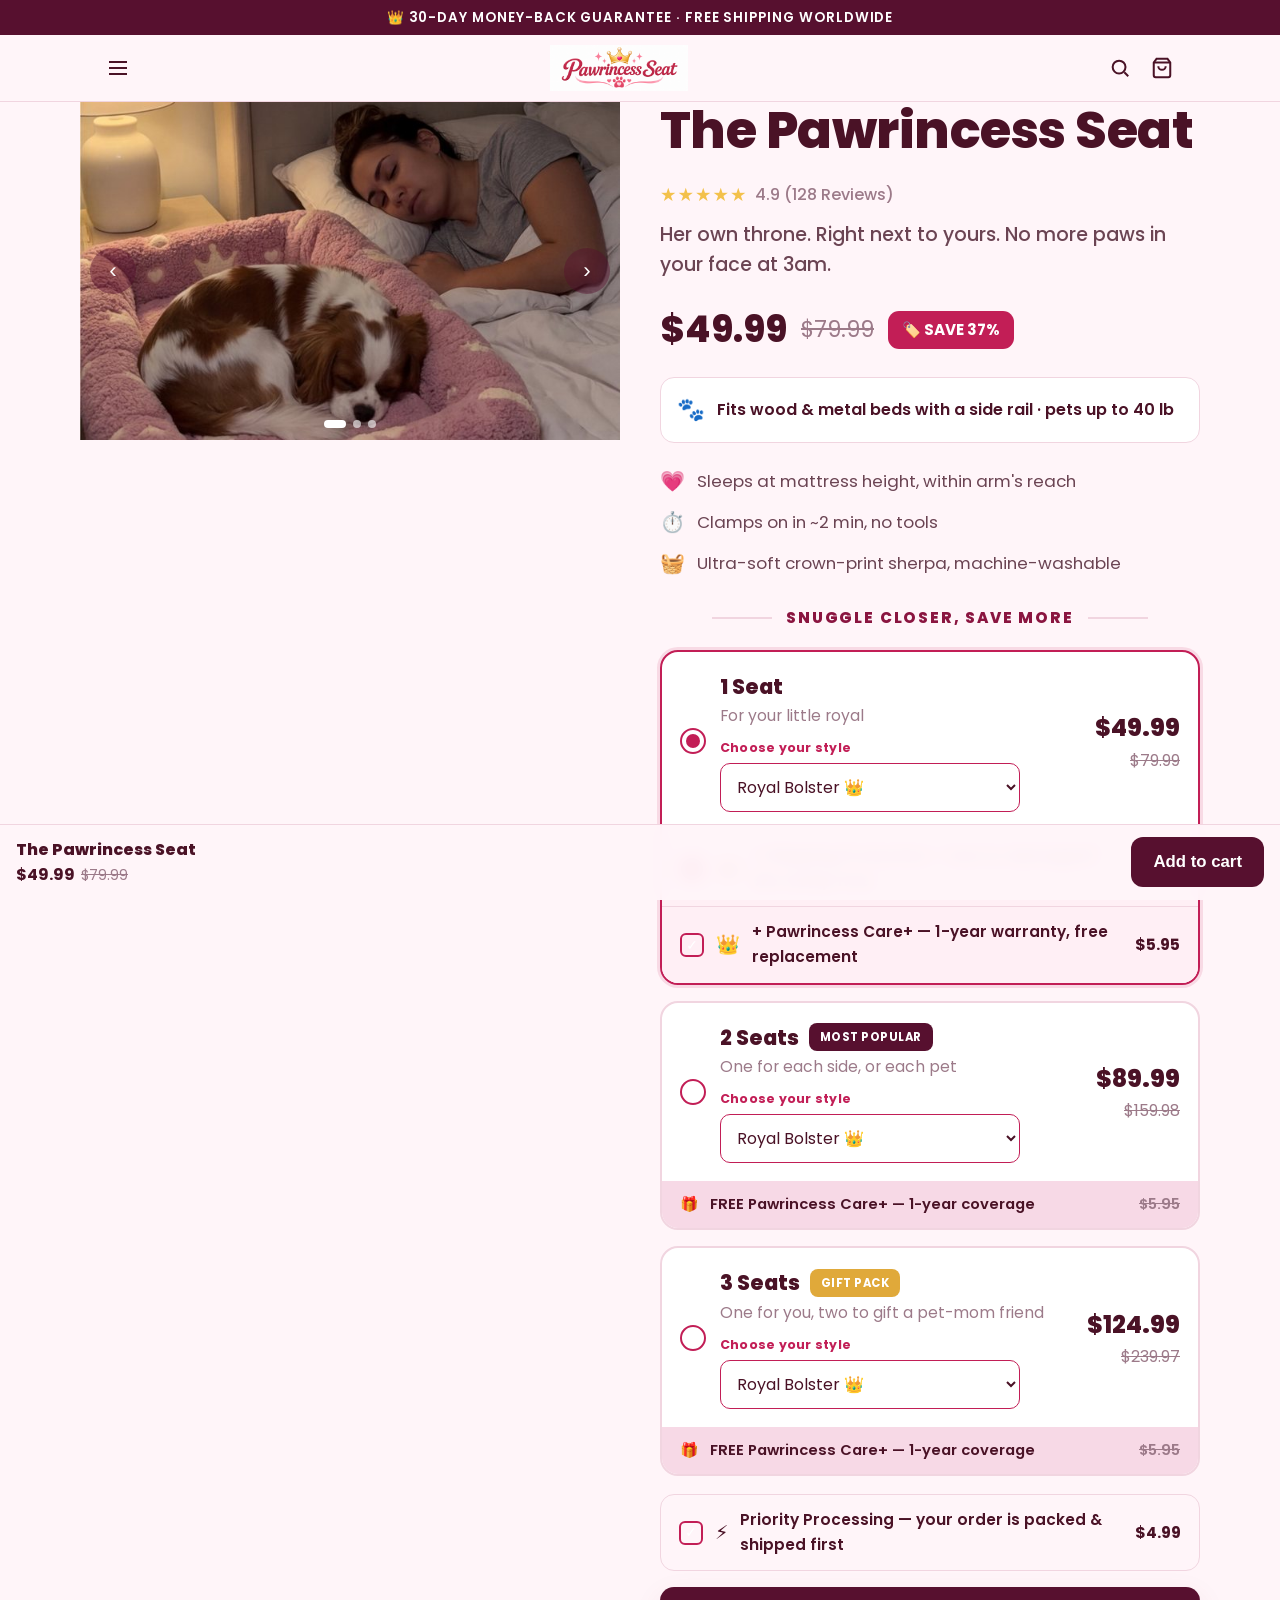
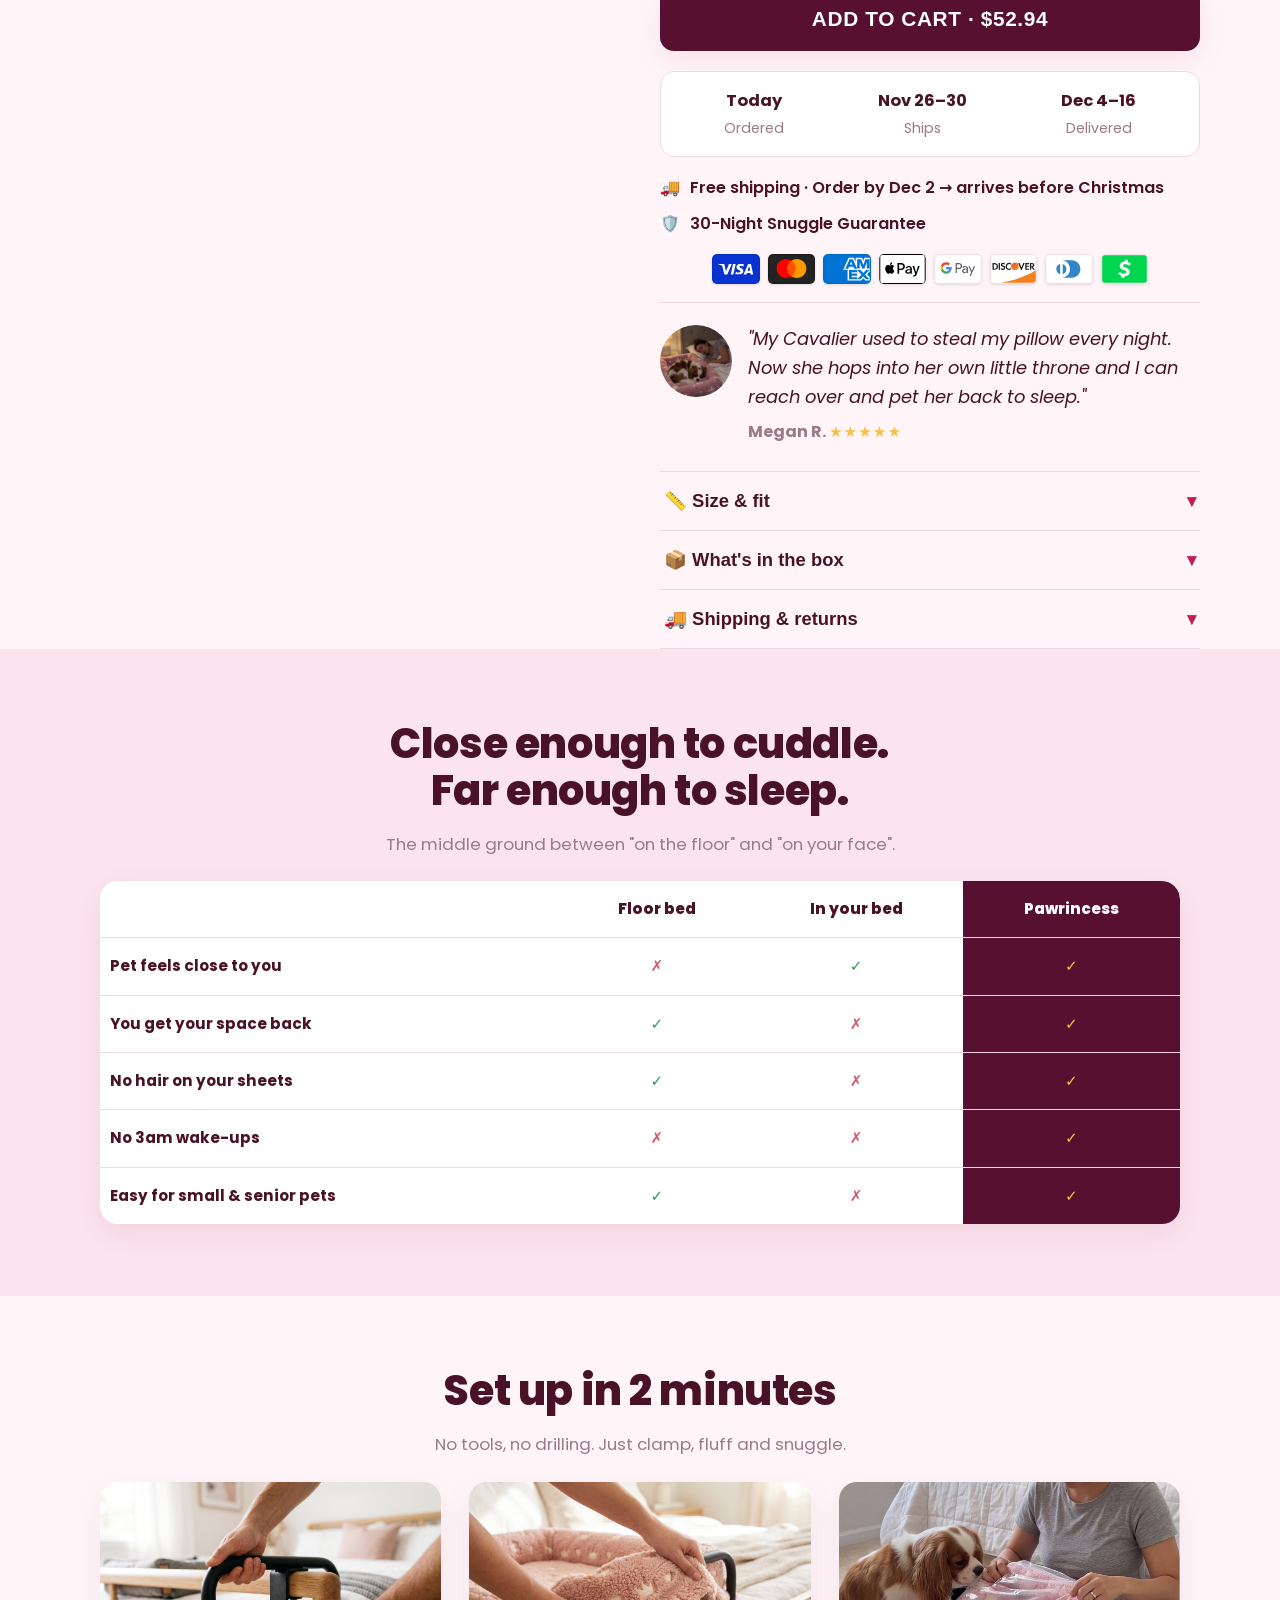
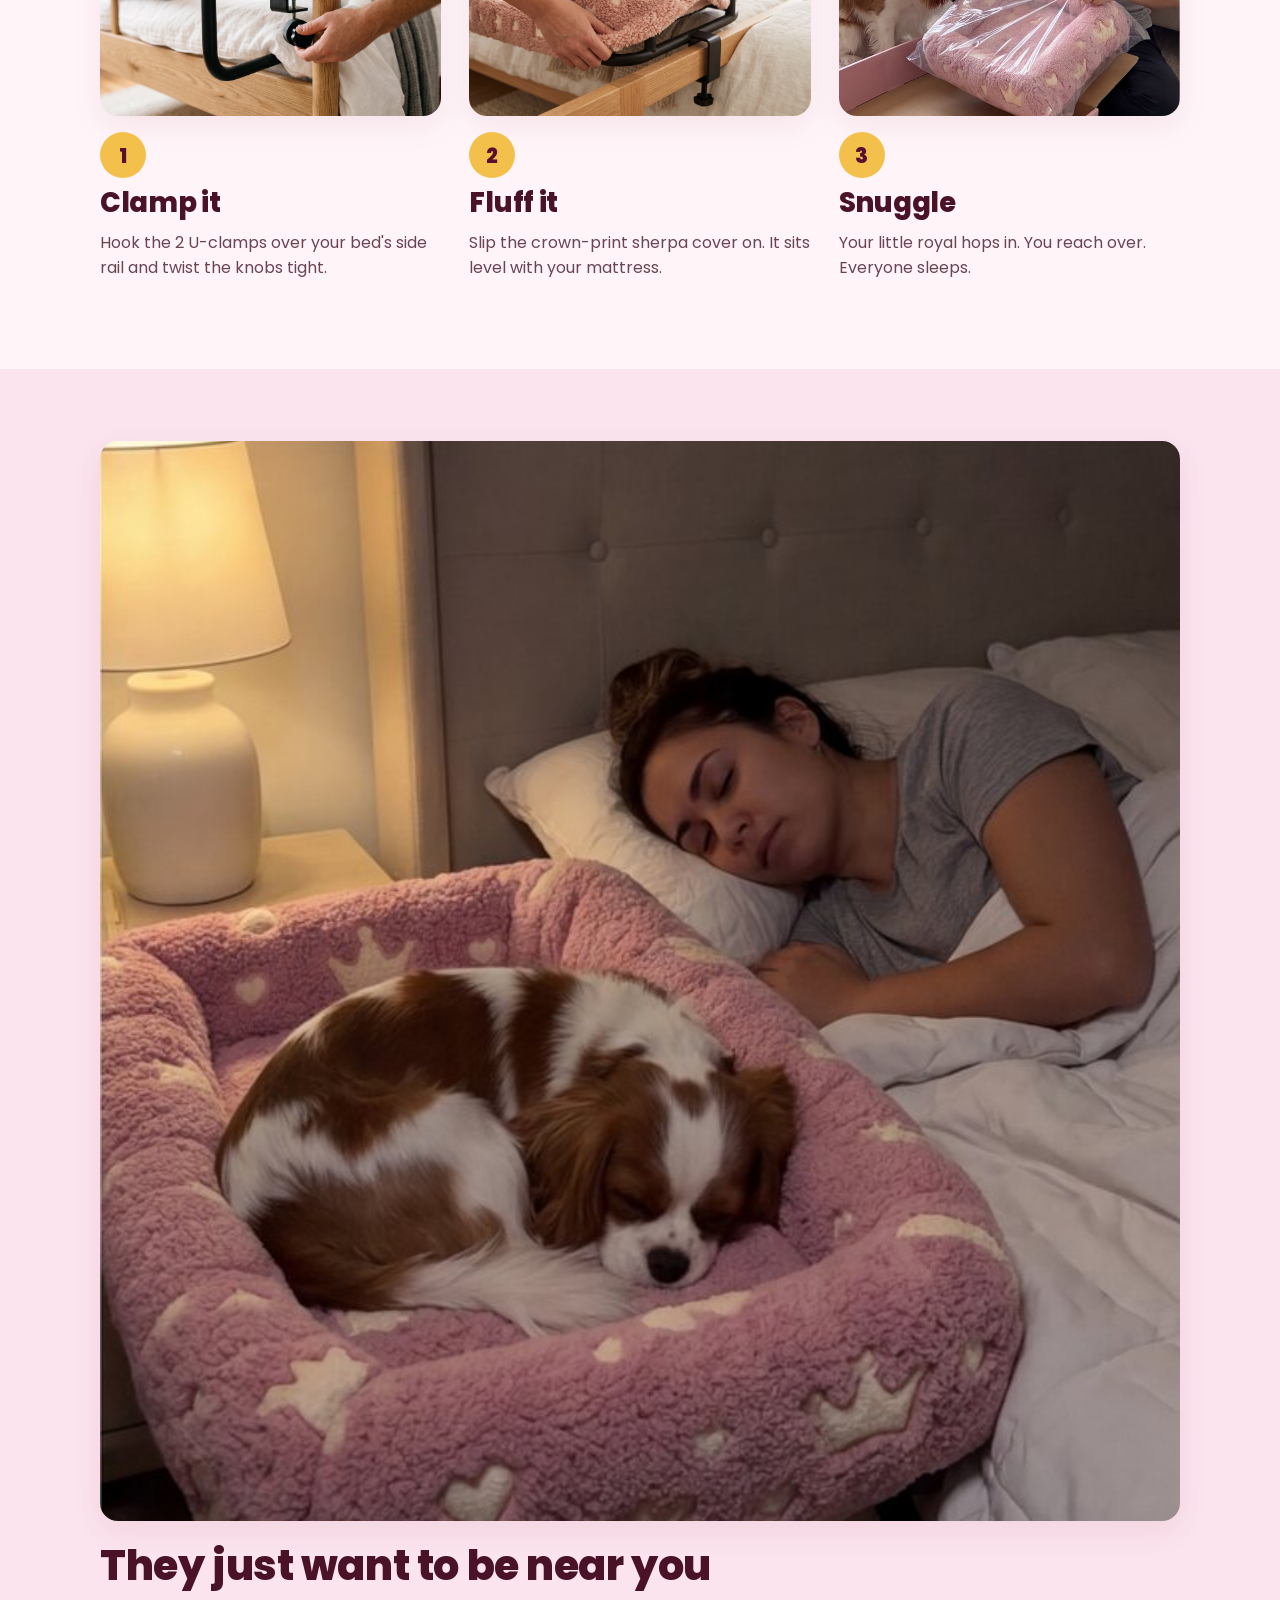
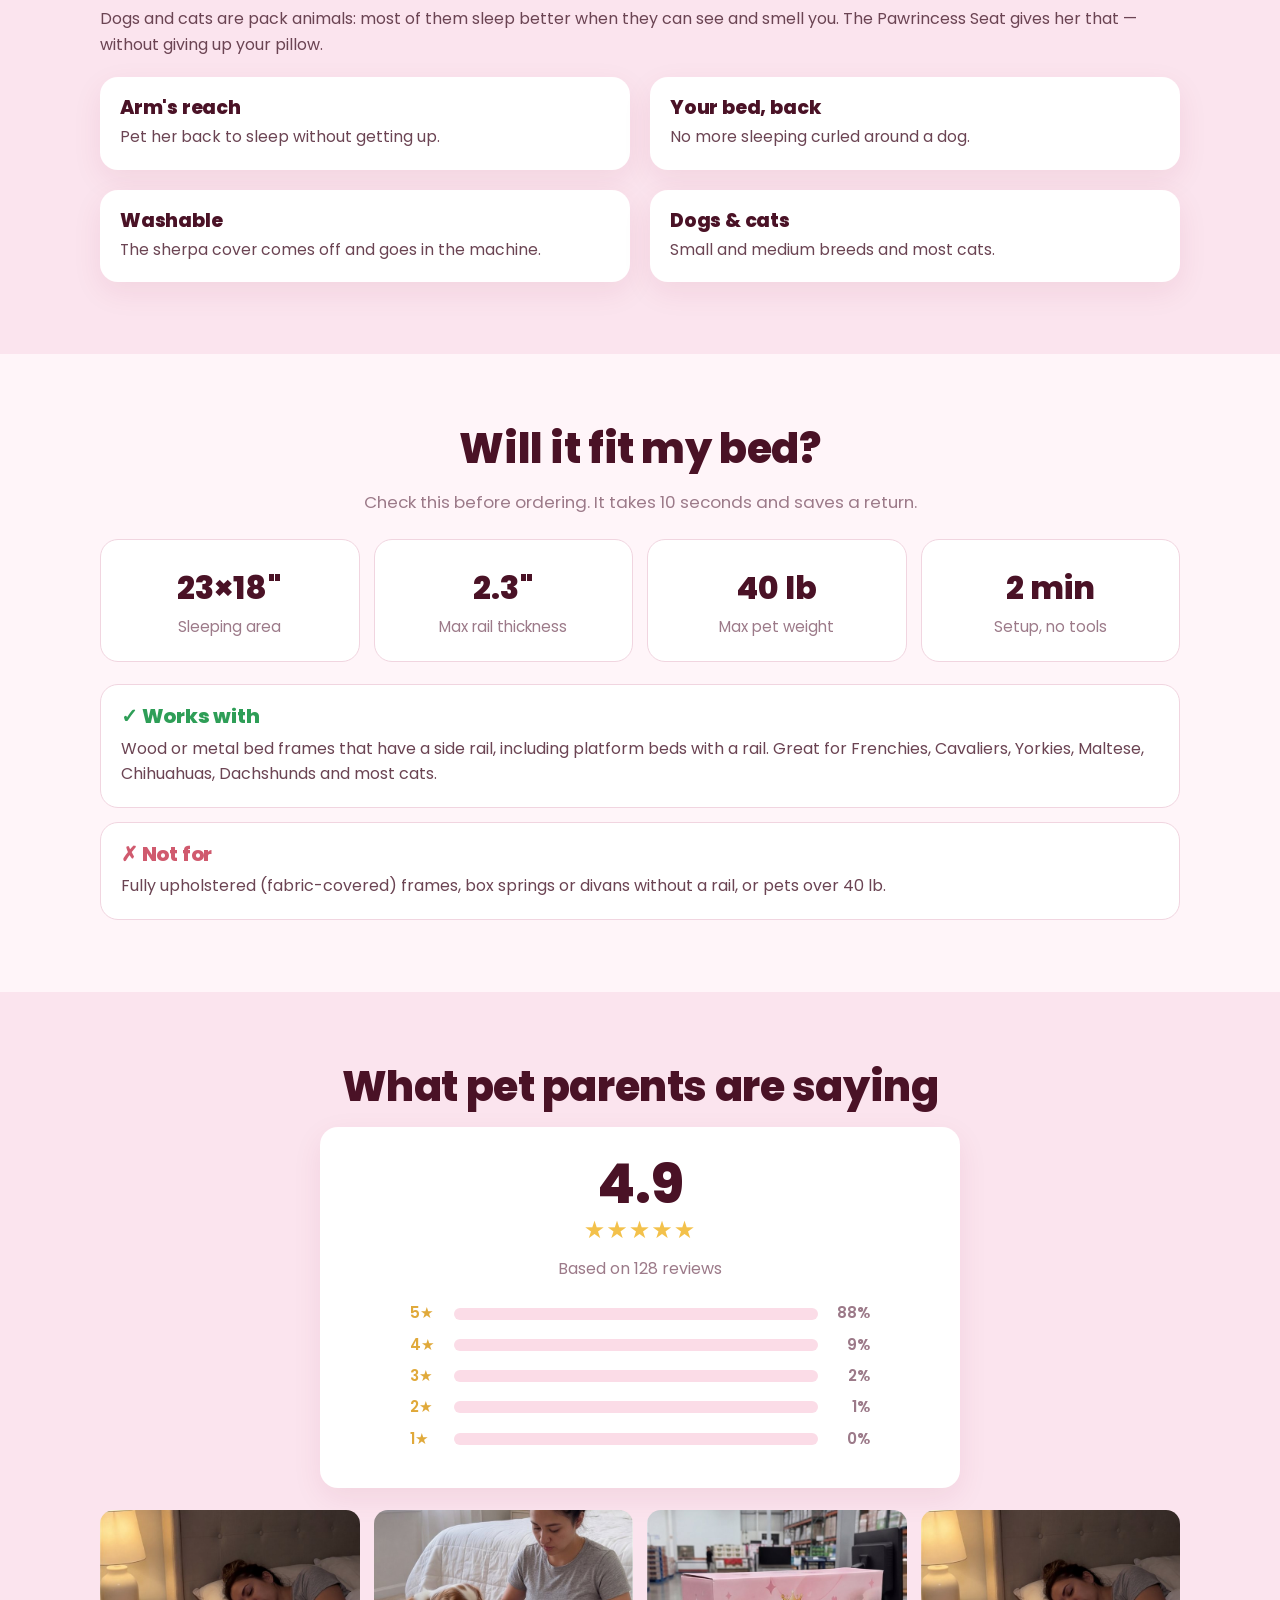
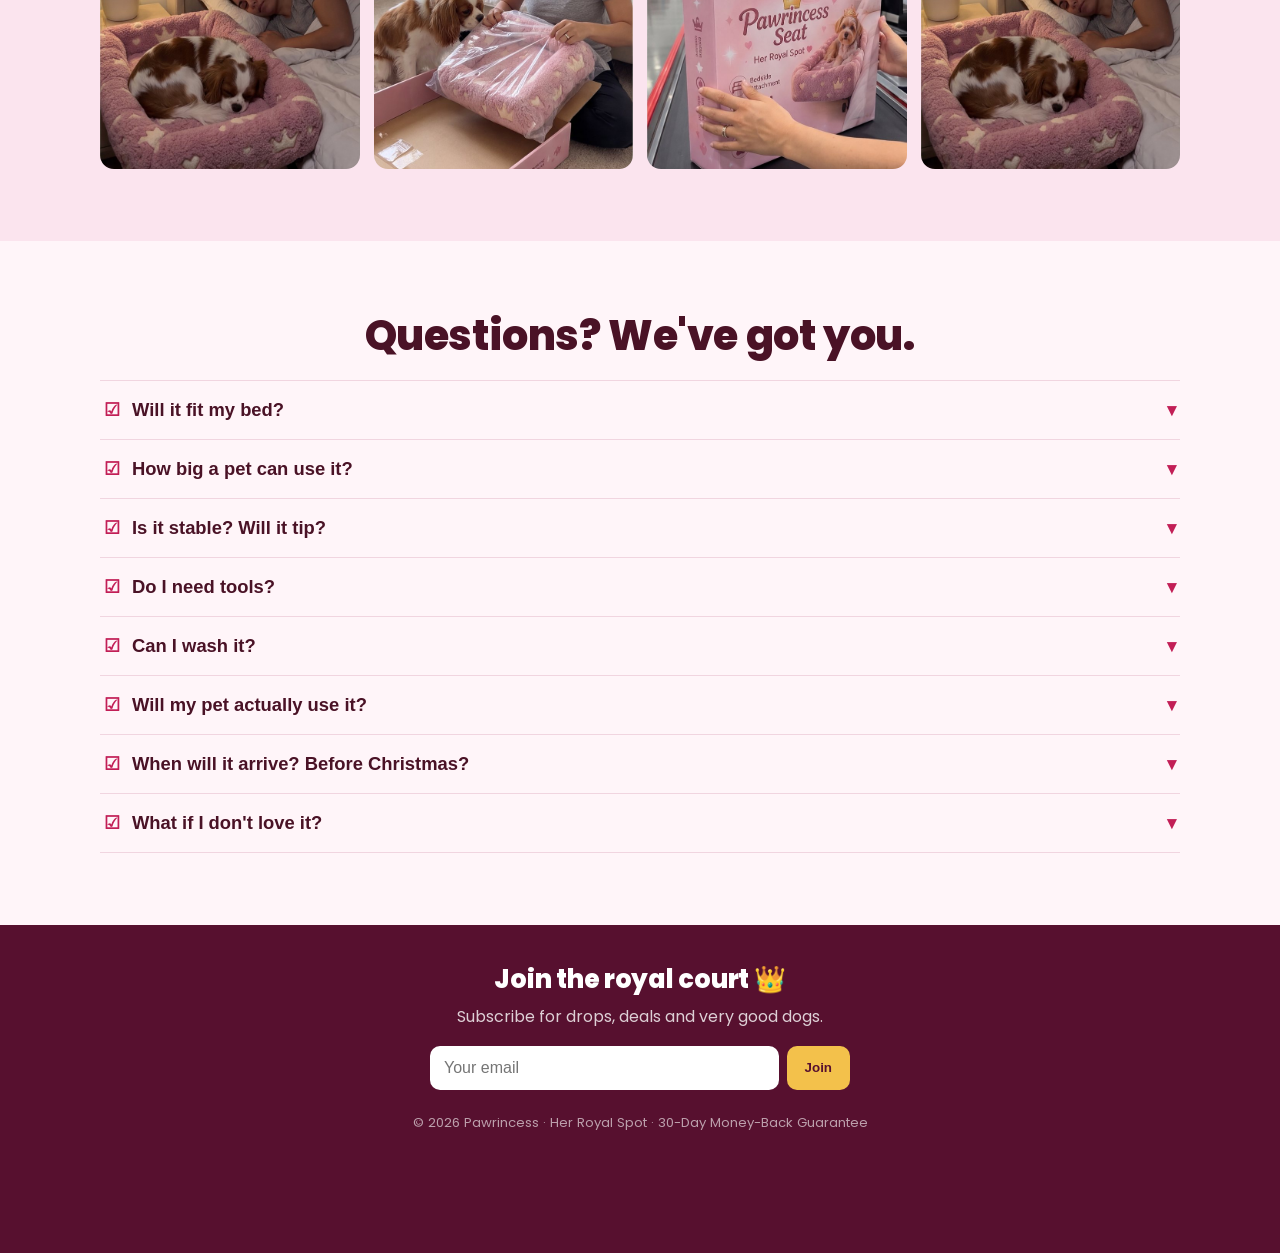
<file: index.html>
<!DOCTYPE html>
<html lang="en">
<head>
<meta charset="utf-8">
<meta name="viewport" content="width=device-width,initial-scale=1">
<title>Pawrincess Seat — Her Royal Spot</title>
<meta name="description" content="The Pawrincess Seat — a bedside dog bed that clamps to your bed so your little royal sleeps at mattress height, right within arm's reach.">
<link rel="icon" href="images/favicon.svg">
<link rel="preconnect" href="https://fonts.googleapis.com">
<link rel="preconnect" href="https://fonts.gstatic.com" crossorigin>
<link href="https://fonts.googleapis.com/css2?family=Poppins:wght@400;500;600;700;800&display=swap" rel="stylesheet">
<link rel="stylesheet" href="assets/pawrincess.css?v=5">
</head>
<body>

<div class="announce">👑 30-DAY MONEY-BACK GUARANTEE · FREE SHIPPING WORLDWIDE</div>

<header class="header">
  <div class="bar">
    <button class="hmenu" aria-label="Menu">
      <svg width="24" height="24" viewBox="0 0 24 24" fill="none" stroke="currentColor" stroke-width="2.2"><path d="M3 6h18M3 12h18M3 18h18"/></svg>
    </button>
    <img class="logo-img" src="images/logo.png" alt="Pawrincess Seat">
    <div class="hicons">
      <button class="hicon" aria-label="Search">
        <svg width="22" height="22" viewBox="0 0 24 24" fill="none" stroke="currentColor" stroke-width="2.2"><circle cx="11" cy="11" r="7"/><path d="M21 21l-4.3-4.3"/></svg>
      </button>
      <button class="hicon cartbtn" id="cartBtn" aria-label="Cart">
        <svg width="22" height="22" viewBox="0 0 24 24" fill="none" stroke="currentColor" stroke-width="2.2"><path d="M6 2 3 6v14a2 2 0 0 0 2 2h14a2 2 0 0 0 2-2V6l-3-4z"/><path d="M3 6h18M16 10a4 4 0 0 1-8 0"/></svg>
        <span class="bubble" id="cartBubble" hidden>0</span>
      </button>
    </div>
  </div>
</header>

<div class="product-top">
  <!-- hero gallery -->
  <div class="gallery">
    <div class="g-track" id="gTrack">
      <div class="g-slide"><img src="images/life-night.jpg" alt="Pawrincess Seat at the bedside at night" fetchpriority="high"></div>
      <div class="g-slide"><img src="images/life-unbox.jpg" alt="Unboxing the Pawrincess Seat" loading="lazy"></div>
      <div class="g-slide"><img src="images/box.jpg" alt="Pawrincess Seat retail box" loading="lazy"></div>
    </div>
    <button class="g-arr prev" id="gPrev" aria-label="Previous">‹</button>
    <button class="g-arr next" id="gNext" aria-label="Next">›</button>
    <div class="g-dots" id="gDots"></div>
  </div>

  <!-- buy box -->
  <div class="buy">
    <h1>The Pawrincess Seat</h1>
    <div class="rating-row"><span class="stars">★★★★★</span><span class="cnt" id="ratingCnt">4.9 (128 Reviews)</span></div>
    <p class="tagline">Her own throne. Right next to yours. No more paws in your face at 3am.</p>
    <div class="price-row">
      <span class="price">$49.99</span>
      <span class="compare">$79.99</span>
      <span class="save">🏷️ SAVE 37%</span>
    </div>

    <div class="callout"><span class="ic">🐾</span><span>Fits wood &amp; metal beds with a side rail · pets up to 40 lb</span></div>

    <ul class="bullets">
      <li><span class="ic">💗</span> Sleeps at mattress height, within arm's reach</li>
      <li><span class="ic">⏱️</span> Clamps on in ~2 min, no tools</li>
      <li><span class="ic">🧺</span> Ultra-soft crown-print sherpa, machine-washable</li>
    </ul>

    <!-- bundles -->
    <div class="divider-h">SNUGGLE CLOSER, SAVE MORE</div>
    <div class="tiers" id="tiers">
      <div class="tier sel" data-tier="1" data-price="49.99" data-compare="79.99" data-qty="1" data-name="1 Pawrincess Seat">
        <div class="tier-main">
          <span class="radio"></span>
          <div class="tier-info"><div class="t-name">1 Seat</div><div class="t-sub">For your little royal</div>
            <div class="vsel"><label>Choose your style</label><select class="vSelect"><option value="bolster">Royal Bolster 👑</option><option value="crown">Princess Crown 👑</option></select></div>
          </div>
          <div class="tier-price"><div class="tp">$49.99</div><div class="tc">$79.99</div></div>
        </div>
        <div class="addons">
          <label class="addon on" data-addon="2.95" data-aid="shipping_protection"><span class="box">✓</span><span class="ico">📦</span>+ Shipping Protection — lost or damaged? We reship free.<span class="ap">$2.95</span></label>
          <label class="addon" data-addon="5.95" data-aid="care_plus"><span class="box">✓</span><span class="ico">👑</span>+ Pawrincess Care+ — 1-year warranty, free replacement<span class="ap">$5.95</span></label>
        </div>
      </div>
      <div class="tier" data-tier="2" data-price="89.99" data-compare="159.98" data-qty="2" data-name="2 Pawrincess Seats">
        <div class="tier-main">
          <span class="radio"></span>
          <div class="tier-info"><div class="t-name">2 Seats <span class="badge">MOST POPULAR</span></div><div class="t-sub">One for each side, or each pet</div>
            <div class="vsel"><label>Choose your style</label><select class="vSelect"><option value="bolster">Royal Bolster 👑</option><option value="crown">Princess Crown 👑</option></select></div>
          </div>
          <div class="tier-price"><div class="tp">$89.99</div><div class="tc">$159.98</div></div>
        </div>
        <div class="tier-free"><span class="ico">🎁</span>FREE Pawrincess Care+ — 1-year coverage<span class="ap">$5.95</span></div>
      </div>
      <div class="tier" data-tier="3" data-price="124.99" data-compare="239.97" data-qty="3" data-name="3 Pawrincess Seats">
        <div class="tier-main">
          <span class="radio"></span>
          <div class="tier-info"><div class="t-name">3 Seats <span class="badge gift">GIFT PACK</span></div><div class="t-sub">One for you, two to gift a pet-mom friend</div>
            <div class="vsel"><label>Choose your style</label><select class="vSelect"><option value="bolster">Royal Bolster 👑</option><option value="crown">Princess Crown 👑</option></select></div>
          </div>
          <div class="tier-price"><div class="tp">$124.99</div><div class="tc">$239.97</div></div>
        </div>
        <div class="tier-free"><span class="ico">🎁</span>FREE Pawrincess Care+ — 1-year coverage<span class="ap">$5.95</span></div>
      </div>
    </div>

    <label class="addon" id="priority" data-addon="4.99" data-aid="priority" style="border:1.5px solid var(--line);border-radius:14px;margin-bottom:16px">
      <span class="box">✓</span><span class="ico">⚡</span>Priority Processing — your order is packed &amp; shipped first<span class="ap">$4.99</span>
    </label>

    <button class="atc row" id="atcMain">ADD TO CART · $57.93</button>

    <!-- delivery -->
    <div class="deliv">
      <div class="d"><b>Today</b><span>Ordered</span></div>
      <div class="d"><b>Nov 26–30</b><span>Ships</span></div>
      <div class="d"><b>Dec 4–16</b><span>Delivered</span></div>
    </div>
    <div class="ship-line"><span class="ic">🚚</span><span>Free shipping · Order by Dec 2 → arrives before Christmas</span></div>
    <div class="ship-line"><span class="ic">🛡️</span><span>30-Night Snuggle Guarantee</span></div>

    <div class="pays">
      <img src="images/pay/visa.svg" alt="Visa"><img src="images/pay/master.svg" alt="Mastercard">
      <img src="images/pay/american_express.svg" alt="Amex"><img src="images/pay/apple_pay.svg" alt="Apple Pay">
      <img src="images/pay/google_pay.svg" alt="Google Pay"><img src="images/pay/discover.svg" alt="Discover">
      <img src="images/pay/diners_club.svg" alt="Diners"><img src="images/pay/cashapppay.svg" alt="Cash App">
    </div>

    <!-- featured review -->
    <div class="freview">
      <img src="images/life-night.jpg" alt="Happy customer's dog">
      <div>
        <div class="q">"My Cavalier used to steal my pillow every night. Now she hops into her own little throne and I can reach over and pet her back to sleep."</div>
        <div class="who">Megan R. <span class="stars">★★★★★</span></div>
      </div>
    </div>

    <!-- accordions -->
    <div class="acc" style="margin-top:18px">
      <div class="acc-item"><button class="acc-q">📏 Size &amp; fit<span class="chev">▾</span></button><div class="acc-a"><p>Sleeping area 23×18". Fits bed side rails up to 2.3" thick. Supports pets up to 40 lb — ideal for small and medium breeds and most cats.</p></div></div>
      <div class="acc-item"><button class="acc-q">📦 What's in the box<span class="chev">▾</span></button><div class="acc-a"><p>One Pawrincess Seat frame, two U-clamps with twist knobs, the removable crown-print sherpa cover, and a quick-start card. No tools needed.</p></div></div>
      <div class="acc-item"><button class="acc-q">🚚 Shipping &amp; returns<span class="chev">▾</span></button><div class="acc-a"><p>Free worldwide shipping. Ships in 1–3 business days. 30-night money-back guarantee — if your pup doesn't love it, send it back.</p></div></div>
    </div>
  </div>
</div>

<!-- comparison -->
<section class="section band center">
  <div class="wrap">
    <h2>Close enough to cuddle.<br>Far enough to sleep.</h2>
    <p class="sub">The middle ground between "on the floor" and "on your face".</p>
    <table class="cmp">
      <tr><th></th><th>Floor bed</th><th>In your bed</th><th class="hl head">Pawrincess</th></tr>
      <tr><td>Pet feels close to you</td><td class="no">✗</td><td class="yes">✓</td><td class="hl"><span class="yes">✓</span></td></tr>
      <tr><td>You get your space back</td><td class="yes">✓</td><td class="no">✗</td><td class="hl"><span class="yes">✓</span></td></tr>
      <tr><td>No hair on your sheets</td><td class="yes">✓</td><td class="no">✗</td><td class="hl"><span class="yes">✓</span></td></tr>
      <tr><td>No 3am wake-ups</td><td class="no">✗</td><td class="no">✗</td><td class="hl"><span class="yes">✓</span></td></tr>
      <tr><td>Easy for small &amp; senior pets</td><td class="yes">✓</td><td class="no">✗</td><td class="hl"><span class="yes">✓</span></td></tr>
    </table>
  </div>
</section>

<!-- steps -->
<section class="section center">
  <div class="wrap">
    <h2>Set up in 2 minutes</h2>
    <p class="sub">No tools, no drilling. Just clamp, fluff and snuggle.</p>
    <div class="step-grid" style="text-align:left">
      <div class="step">
        <img src="images/step-clamp.jpg" alt="Clamp it onto your bed rail" loading="lazy">
        <div class="snum">1</div><h3>Clamp it</h3>
        <p>Hook the 2 U-clamps over your bed's side rail and twist the knobs tight.</p>
      </div>
      <div class="step">
        <img src="images/step-fluff.jpg" alt="Fluff on the crown-print cover" loading="lazy">
        <div class="snum">2</div><h3>Fluff it</h3>
        <p>Slip the crown-print sherpa cover on. It sits level with your mattress.</p>
      </div>
      <div class="step">
        <img src="images/life-unbox.jpg" alt="Snuggle in">
        <div class="snum">3</div><h3>Snuggle</h3>
        <p>Your little royal hops in. You reach over. Everyone sleeps.</p>
      </div>
    </div>
  </div>
</section>

<!-- near you -->
<section class="section band">
  <div class="wrap">
    <img class="ny-img" src="images/life-night.jpg" alt="Dog resting in the Pawrincess Seat beside the bed">
    <h2>They just want to be near you</h2>
    <p>Dogs and cats are pack animals: most of them sleep better when they can see and smell you. The Pawrincess Seat gives her that — without giving up your pillow.</p>
    <div class="cards2">
      <div class="card"><h3>Arm's reach</h3><p>Pet her back to sleep without getting up.</p></div>
      <div class="card"><h3>Your bed, back</h3><p>No more sleeping curled around a dog.</p></div>
      <div class="card"><h3>Washable</h3><p>The sherpa cover comes off and goes in the machine.</p></div>
      <div class="card"><h3>Dogs &amp; cats</h3><p>Small and medium breeds and most cats.</p></div>
    </div>
  </div>
</section>

<!-- specs -->
<section class="section center">
  <div class="wrap">
    <h2>Will it fit my bed?</h2>
    <p class="sub">Check this before ordering. It takes 10 seconds and saves a return.</p>
    <div class="stats">
      <div class="stat"><b>23×18"</b><span>Sleeping area</span></div>
      <div class="stat"><b>2.3"</b><span>Max rail thickness</span></div>
      <div class="stat"><b>40 lb</b><span>Max pet weight</span></div>
      <div class="stat"><b>2 min</b><span>Setup, no tools</span></div>
    </div>
    <div class="wbox good" style="text-align:left"><h3>✓ Works with</h3><p>Wood or metal bed frames that have a side rail, including platform beds with a rail. Great for Frenchies, Cavaliers, Yorkies, Maltese, Chihuahuas, Dachshunds and most cats.</p></div>
    <div class="wbox bad" style="text-align:left"><h3>✗ Not for</h3><p>Fully upholstered (fabric-covered) frames, box springs or divans without a rail, or pets over 40 lb.</p></div>
  </div>
</section>

<!-- reviews -->
<section class="section band center">
  <div class="wrap">
    <h2>What pet parents are saying</h2>
    <div class="rev-sum">
      <div class="big">4.9</div>
      <div class="stars">★★★★★</div>
      <div class="based">Based on 128 reviews</div>
      <div class="bars">
        <div class="bar"><span class="lab">5★</span><span class="track"><span class="fill" style="width:88%"></span></span><span class="pct">88%</span></div>
        <div class="bar"><span class="lab">4★</span><span class="track"><span class="fill" style="width:9%"></span></span><span class="pct">9%</span></div>
        <div class="bar"><span class="lab">3★</span><span class="track"><span class="fill" style="width:2%"></span></span><span class="pct">2%</span></div>
        <div class="bar"><span class="lab">2★</span><span class="track"><span class="fill" style="width:1%"></span></span><span class="pct">1%</span></div>
        <div class="bar"><span class="lab">1★</span><span class="track"><span class="fill" style="width:0%"></span></span><span class="pct">0%</span></div>
      </div>
    </div>
    <div class="rev-photos">
      <img src="images/life-night.jpg" alt="Customer photo" loading="lazy">
      <img src="images/life-unbox.jpg" alt="Customer photo" loading="lazy">
      <img src="images/box.jpg" alt="Customer photo" loading="lazy">
      <img src="images/life-night.jpg" alt="Customer photo" loading="lazy">
    </div>
  </div>
</section>

<!-- faq -->
<section class="section">
  <div class="wrap">
    <h2 class="center">Questions? We've got you.</h2>
    <div class="acc" style="margin-top:20px">
      <div class="acc-item"><button class="acc-q"><span class="ck">☑</span> Will it fit my bed?<span class="chev">▾</span></button><div class="acc-a"><p>It works with wood or metal frames that have a side rail up to 2.3" thick, including most platform beds. Not for fully upholstered frames or divans with no rail.</p></div></div>
      <div class="acc-item"><button class="acc-q"><span class="ck">☑</span> How big a pet can use it?<span class="chev">▾</span></button><div class="acc-a"><p>Up to 40 lb. The 23×18" sleeping area is ideal for small and medium breeds and most cats.</p></div></div>
      <div class="acc-item"><button class="acc-q"><span class="ck">☑</span> Is it stable? Will it tip?<span class="chev">▾</span></button><div class="acc-a"><p>The two U-clamps lock onto your side rail and the frame rests against the bed, so it stays level and secure within the weight limit.</p></div></div>
      <div class="acc-item"><button class="acc-q"><span class="ck">☑</span> Do I need tools?<span class="chev">▾</span></button><div class="acc-a"><p>No tools and no drilling. Hook the clamps over the rail and hand-tighten the knobs — about 2 minutes.</p></div></div>
      <div class="acc-item"><button class="acc-q"><span class="ck">☑</span> Can I wash it?<span class="chev">▾</span></button><div class="acc-a"><p>Yes — the crown-print sherpa cover zips off and is machine-washable.</p></div></div>
      <div class="acc-item"><button class="acc-q"><span class="ck">☑</span> Will my pet actually use it?<span class="chev">▾</span></button><div class="acc-a"><p>Most pets settle in fast because they're right beside you at mattress height. If yours doesn't love it, you're covered by the 30-night guarantee.</p></div></div>
      <div class="acc-item"><button class="acc-q"><span class="ck">☑</span> When will it arrive? Before Christmas?<span class="chev">▾</span></button><div class="acc-a"><p>Order by Dec 2 for delivery before Christmas. Standard delivery is Dec 4–16.</p></div></div>
      <div class="acc-item"><button class="acc-q"><span class="ck">☑</span> What if I don't love it?<span class="chev">▾</span></button><div class="acc-a"><p>30-night money-back guarantee. Return it for a full refund, no drama.</p></div></div>
    </div>
  </div>
</section>

<footer class="foot">
  <h3>Join the royal court 👑</h3>
  <p style="color:rgba(255,255,255,.8);margin:0">Subscribe for drops, deals and very good dogs.</p>
  <form class="sub-in" onsubmit="return false">
    <input type="email" placeholder="Your email" aria-label="Email">
    <button class="go">Join</button>
  </form>
  <div class="fine">© 2026 Pawrincess · Her Royal Spot · 30-Day Money-Back Guarantee</div>
</footer>

<!-- sticky buy bar -->
<div class="sticky">
  <div class="sp"><b>The Pawrincess Seat</b><span class="pp" id="stickyPrice">$49.99</span><span class="cc">$79.99</span></div>
  <button class="sbtn" id="atcSticky">Add to cart</button>
</div>
<button class="to-top" id="toTop" aria-label="Back to top">⌃</button>

<!-- cart -->
<div class="scrim" id="scrim"></div>
<aside class="drawer" id="drawer" aria-label="Cart">
  <div class="drawer-head"><h3>Your cart 👑</h3><button class="x" id="cartClose">✕</button></div>
  <div class="drawer-body" id="cartBody"></div>
  <div class="drawer-foot">
    <div class="tot"><span>Total</span><span id="cartTotal">$0.00</span></div>
    <button class="co" id="checkoutBtn">Checkout</button>
    <button class="cont" id="keepShopping">Continue shopping</button>
  </div>
</aside>

<div class="toast" id="toast"></div>

<script src="assets/pawrincess.js?v=5"></script>
</body>
</html>
</file>
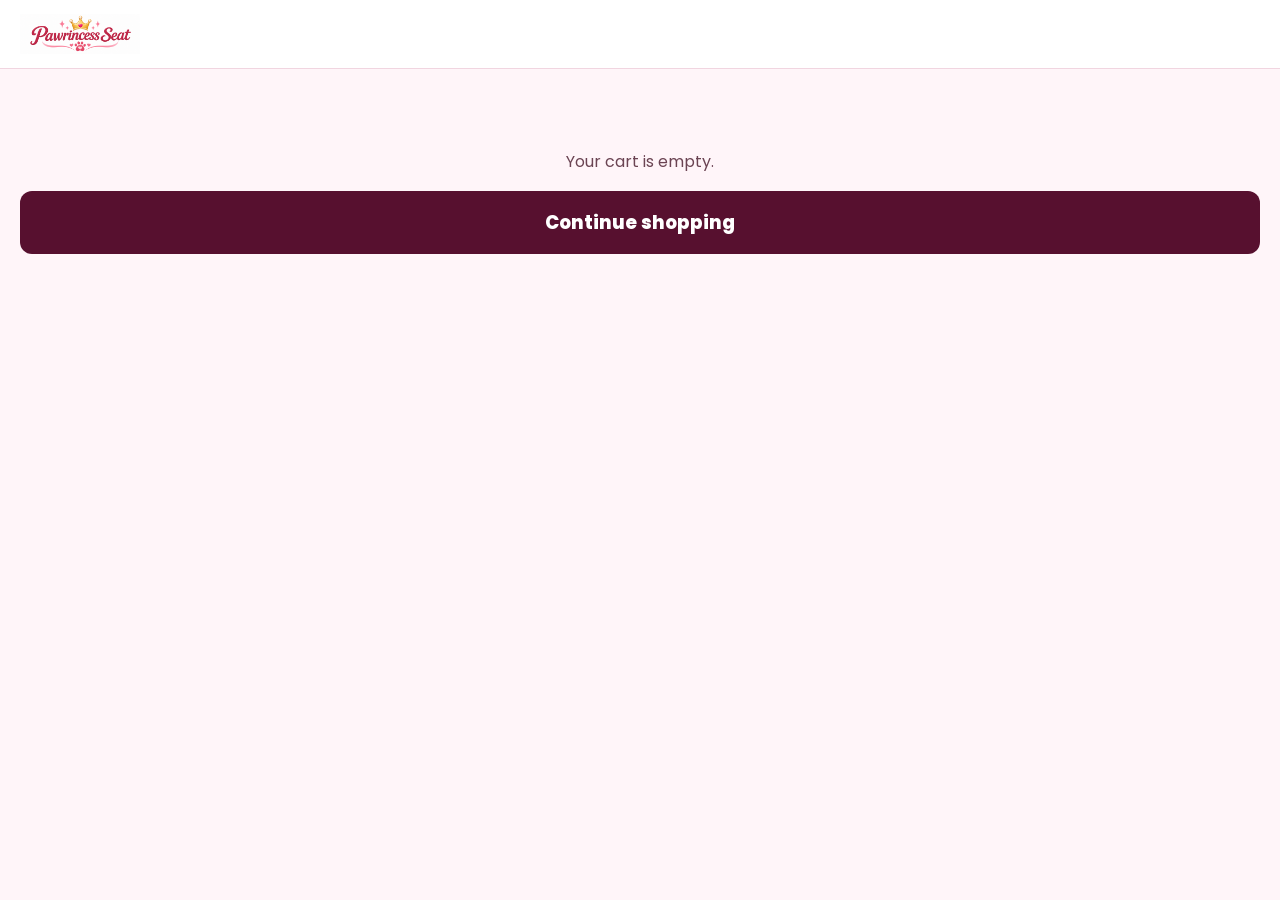
<file: checkout.html>
<!doctype html>
<html lang="en"><head>
<meta charset="utf-8"><meta name="viewport" content="width=device-width,initial-scale=1">
<title>Checkout — Pawrincess</title>
<meta name="robots" content="noindex">
<link rel="icon" href="images/favicon.svg">
<link rel="preconnect" href="https://fonts.googleapis.com"><link rel="preconnect" href="https://fonts.gstatic.com" crossorigin>
<link href="https://fonts.googleapis.com/css2?family=Poppins:wght@400;500;600;700;800&display=swap" rel="stylesheet">
<link rel="stylesheet" href="assets/pawrincess.css?v=5">
<link rel="stylesheet" href="assets/checkout.css?v=5">
<script src="assets/checkout.js?v=5" defer></script>
</head>
<body class="co-body">
<header class="co-head">
  <a href="index.html" class="co-logo"><img src="images/logo.png" alt="Pawrincess" height="40"></a>
  <a href="index.html" class="co-back" aria-label="Back to store">
    <svg viewBox="0 0 24 24" fill="none" stroke="currentColor" stroke-width="1.8"><path d="M6 2 3 6v14a2 2 0 0 0 2 2h14a2 2 0 0 0 2-2V6l-3-4z"/><path d="M3 6h18M16 10a4 4 0 0 1-8 0"/></svg>
  </a>
</header>

<button class="co-sum-toggle" type="button" aria-expanded="false"><span>Show order summary <svg viewBox="0 0 24 24" fill="none" stroke="currentColor" stroke-width="2"><path d="m6 9 6 6 6-6"/></svg></span><b class="co-total-sm"></b></button>

<div class="co-wrap">
  <main class="co-main">
    <form id="co-form" novalidate>
      <h2>Contact</h2>
      <div class="f"><input id="email" name="email" type="email" autocomplete="email" placeholder=" " required><label for="email">Email</label></div>

      <h2>Delivery</h2>
      <div class="f"><select id="country" name="country" autocomplete="country"><option value="US">United States</option><option value="CA">Canada</option><option value="GB">United Kingdom</option><option value="AU">Australia</option></select><label for="country">Country/Region</label></div>
      <div class="row2">
        <div class="f"><input id="firstName" name="firstName" autocomplete="given-name" placeholder=" " required><label for="firstName">First name</label></div>
        <div class="f"><input id="lastName" name="lastName" autocomplete="family-name" placeholder=" " required><label for="lastName">Last name</label></div>
      </div>
      <div class="f"><input id="line1" name="line1" autocomplete="address-line1" placeholder=" " required><label for="line1">Address</label></div>
      <div class="f"><input id="line2" name="line2" autocomplete="address-line2" placeholder=" "><label for="line2">Apartment, suite, etc. (optional)</label></div>
      <div class="row3">
        <div class="f"><input id="city" name="city" autocomplete="address-level2" placeholder=" " required><label for="city">City</label></div>
        <div class="f" id="state-wrap"></div>
        <div class="f"><input id="zip" name="zip" autocomplete="postal-code" placeholder=" " required><label for="zip">ZIP code</label></div>
      </div>
      <div class="f"><input id="phone" name="phone" type="tel" autocomplete="tel" placeholder=" "><label for="phone">Phone (for delivery updates, optional)</label></div>

      <h2>Shipping method</h2>
      <div class="co-ships" role="radiogroup" aria-label="Shipping method"></div>

      <h2>Payment</h2>
      <p class="co-sub">All transactions are secure and encrypted.</p>
      <div class="co-pay">
        <div class="co-pay-head">
          <span class="lbl"><span class="dot"></span>Credit card</span>
          <span class="co-cards">
            <img src="images/pay/visa.svg" alt="Visa">
            <img src="images/pay/master.svg" alt="Mastercard">
            <img src="images/pay/american_express.svg" alt="Amex">
            <img src="images/pay/discover.svg" alt="Discover">
          </span>
        </div>
        <div class="co-pay-body"><div id="card-container"><p class="co-loading">Loading secure card form…</p></div></div>
      </div>

      <div class="co-error" role="alert" hidden></div>
      <button class="co-btn" id="pay-btn" type="submit" disabled>Pay now</button>
      <p class="co-secure"><svg viewBox="0 0 24 24" fill="none" stroke="currentColor" stroke-width="2"><rect x="5" y="11" width="14" height="10" rx="2"/><path d="M8 11V8a4 4 0 0 1 8 0v3"/></svg> Payments are processed securely by Square. We never see or store your card number.</p>
    </form>
  </main>

  <aside class="co-side" aria-label="Order summary">
    <div class="co-lines"></div>
    <div class="co-totals">
      <div><span>Subtotal</span><span class="co-sub-v"></span></div>
      <div><span class="co-ship-lbl">Shipping</span><span class="co-ship-v"></span></div>
      <div class="co-grand"><span>Total</span><span><small>USD</small> <b class="co-total"></b></span></div>
    </div>
  </aside>
</div>

<div class="co-empty" hidden><p>Your cart is empty.</p><a class="co-btn" href="index.html">Continue shopping</a></div>
<div class="co-overlay" hidden><div><span class="spin"></span><p>Processing your payment…</p></div></div>
</body></html>
</file>
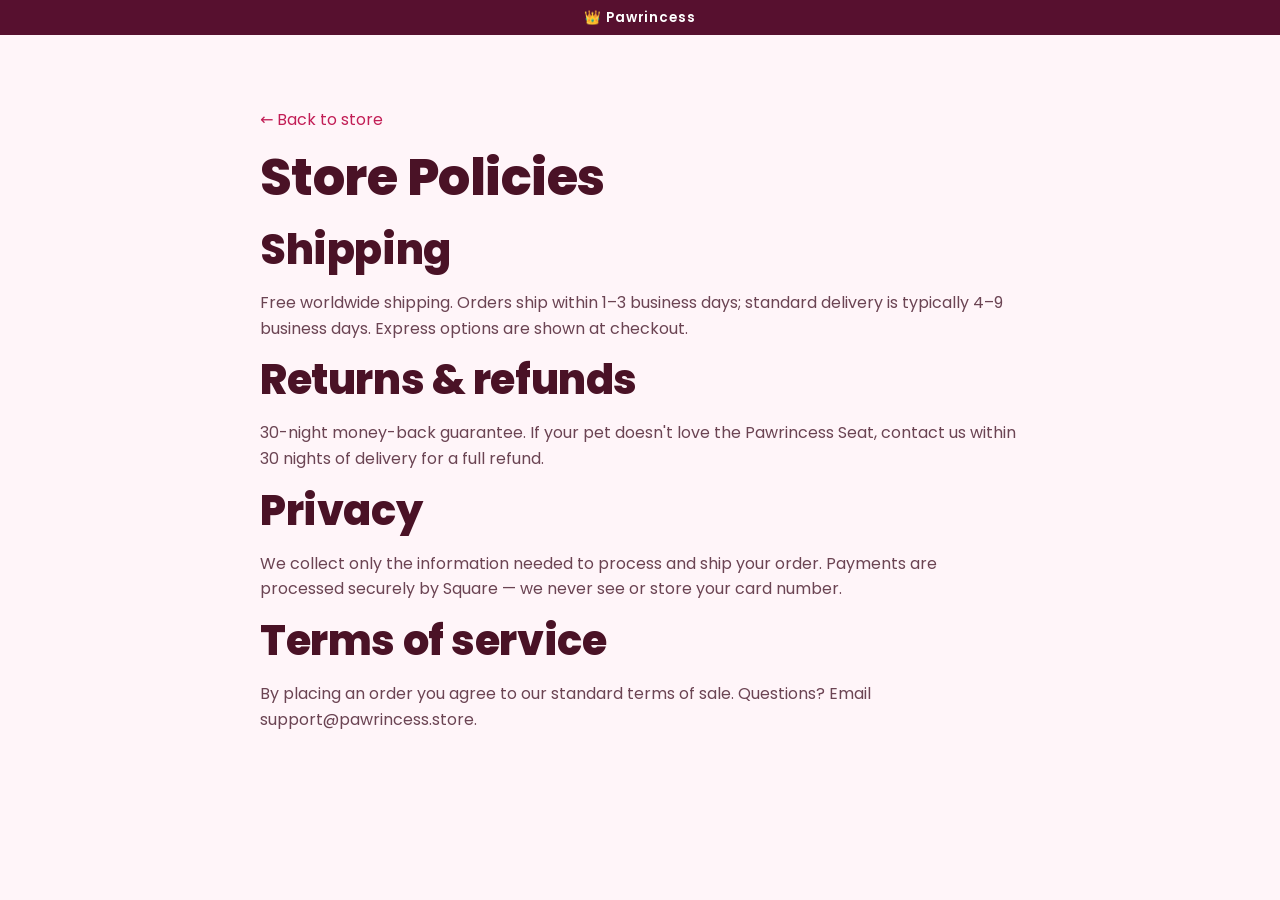
<file: policies.html>
<!doctype html><html lang="en"><head><meta charset="utf-8"><meta name="viewport" content="width=device-width,initial-scale=1">
<title>Policies — Pawrincess</title><link rel="icon" href="images/favicon.svg">
<link href="https://fonts.googleapis.com/css2?family=Poppins:wght@400;600;800&display=swap" rel="stylesheet">
<link rel="stylesheet" href="assets/pawrincess.css"></head>
<body><div class="announce">👑 Pawrincess</div>
<div class="wrap section" style="max-width:760px">
<p><a href="index.html">← Back to store</a></p>
<h1>Store Policies</h1>
<h2 id="shipping">Shipping</h2><p>Free worldwide shipping. Orders ship within 1–3 business days; standard delivery is typically 4–9 business days. Express options are shown at checkout.</p>
<h2 id="returns">Returns &amp; refunds</h2><p>30-night money-back guarantee. If your pet doesn't love the Pawrincess Seat, contact us within 30 nights of delivery for a full refund.</p>
<h2 id="privacy">Privacy</h2><p>We collect only the information needed to process and ship your order. Payments are processed securely by Square — we never see or store your card number.</p>
<h2 id="terms">Terms of service</h2><p>By placing an order you agree to our standard terms of sale. Questions? Email support@pawrincess.store.</p>
</div></body></html>
</file>
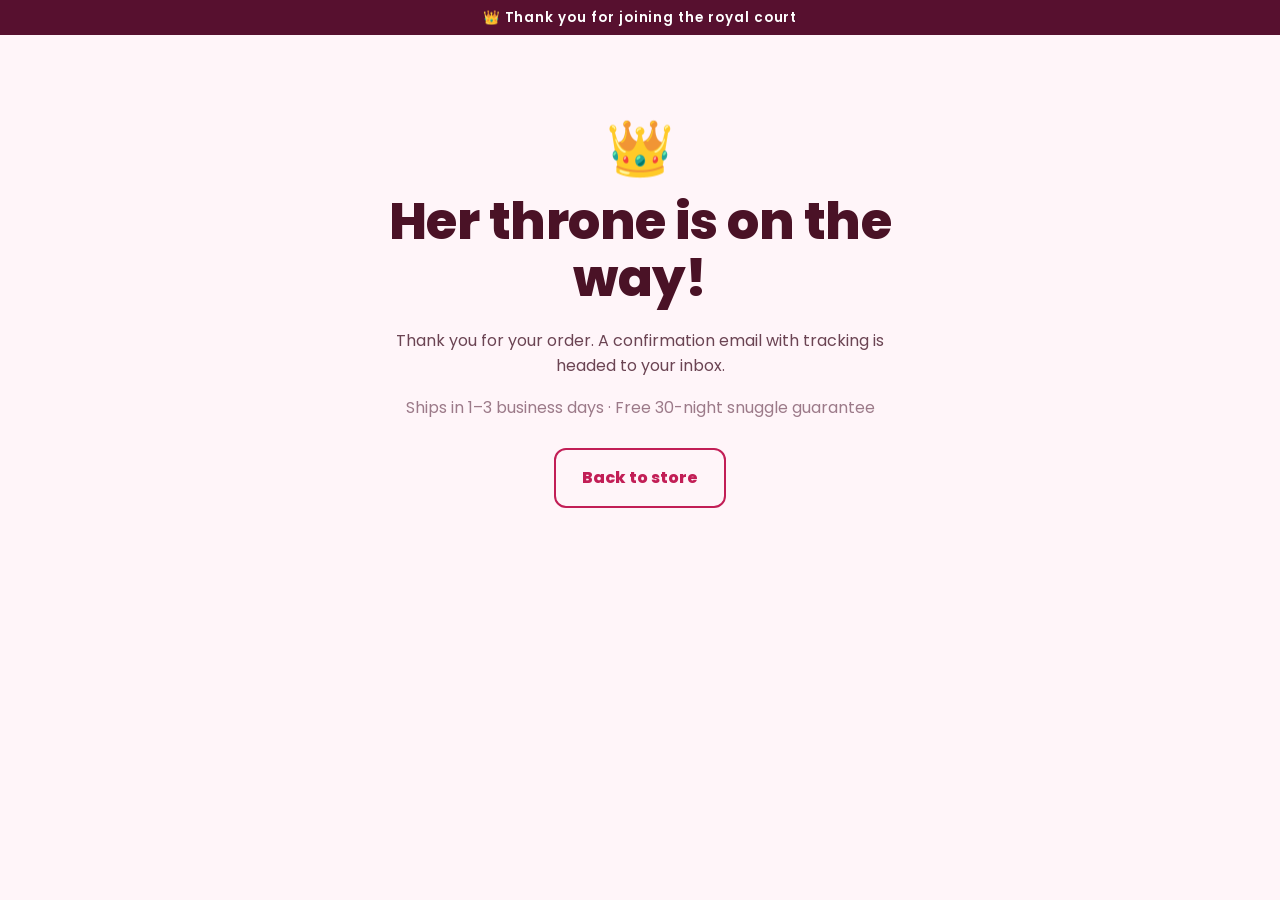
<file: thank-you.html>
<!doctype html>
<html lang="en"><head>
<meta charset="utf-8"><meta name="viewport" content="width=device-width,initial-scale=1">
<title>Thank you — Pawrincess</title><meta name="robots" content="noindex">
<link rel="icon" href="images/favicon.svg">
<link href="https://fonts.googleapis.com/css2?family=Poppins:wght@400;500;600;700;800&display=swap" rel="stylesheet">
<link rel="stylesheet" href="assets/pawrincess.css">
<style>
.ty{max-width:560px;margin:0 auto;padding:70px 22px;text-align:center}
.ty .crown{font-size:3.4rem}
.ty .ordbox{display:inline-block;background:var(--pink-tint);border:1.5px solid var(--line);border-radius:14px;padding:14px 22px;margin:18px 0;font-weight:800;color:var(--ink);font-size:1.2rem;letter-spacing:.04em}
.ty a.btn{display:inline-block;background:var(--plum);color:#fff;text-decoration:none;border-radius:12px;padding:15px 26px;font-weight:800;margin:8px 6px}
.ty a.ghost{background:none;color:var(--brand);border:2px solid var(--brand)}
</style></head>
<body>
<div class="announce">👑 Thank you for joining the royal court</div>
<div class="ty">
  <div class="crown">👑</div>
  <h1>Her throne is on the way!</h1>
  <p>Thank you for your order. A confirmation email with tracking is headed to your inbox.</p>
  <div class="ordbox" id="ordbox" hidden>Order <span id="ordnum"></span></div>
  <p style="color:var(--muted)">Ships in 1–3 business days · Free 30-night snuggle guarantee</p>
  <div style="margin-top:20px">
    <a class="btn" id="receipt" href="#" target="_blank" rel="noopener" hidden>View receipt</a>
    <a class="btn ghost" href="index.html">Back to store</a>
  </div>
</div>
<script>
  const q = new URLSearchParams(location.search);
  const o = q.get('order'), r = q.get('receipt');
  if (o) { document.getElementById('ordnum').textContent = o; document.getElementById('ordbox').hidden = false; }
  if (r) { const a = document.getElementById('receipt'); a.href = r; a.hidden = false; }
</script>
</body></html>
</file>
<file: assets/pawrincess.css>
/* ===== Pawrincess Seat — brand styles ===== */
:root{
  --brand:#C21E56;        /* raspberry (logo script) */
  --brand-deep:#8A1540;
  --plum:#57102F;         /* deep royal berry (dark UI) */
  --ink:#4A1226;          /* headings */
  --body:#6b4453;         /* body text */
  --muted:#9c7a89;
  --pink:#F48FB1;
  --pink-soft:#FBDCE7;
  --pink-tint:#FFEFF5;
  --cream:#FFF5F9;        /* page bg */
  --band:#FBE4EE;         /* soft section band */
  --band2:#F7D9E6;
  --panel:#ffffff;
  --gold:#F3C14B;
  --gold-deep:#E0A93A;
  --line:#f1d5e0;
  --max:1120px;
  --radius:18px;
  --shadow:0 10px 30px rgba(140,20,70,.08);
}
*{box-sizing:border-box}
[hidden]{display:none!important}
html{scroll-behavior:smooth}
body{
  margin:0;background:var(--cream);color:var(--body);
  font-family:'Poppins','Segoe UI',system-ui,-apple-system,sans-serif;
  font-size:16px;line-height:1.6;-webkit-font-smoothing:antialiased;
  overflow-x:hidden;
}
h1,h2,h3{font-family:'Poppins',sans-serif;color:var(--ink);line-height:1.12;margin:0 0 .4em;font-weight:800;letter-spacing:-.01em}
h1{font-size:clamp(2rem,7vw,3.2rem)}
h2{font-size:clamp(1.7rem,6vw,2.6rem)}
p{margin:0 0 1em}
img{max-width:100%;display:block}
a{color:var(--brand);text-decoration:none}
.wrap{max-width:var(--max);margin:0 auto;padding:0 20px}
.center{text-align:center}
.section{padding:52px 0}
.band{background:var(--band)}
.sub{color:var(--muted);font-size:1.05rem;max-width:620px;margin:0 auto 1.4em}

/* ===== announcement ===== */
.announce{background:var(--plum);color:#fff;text-align:center;
  padding:9px 14px;font-size:clamp(.7rem,1.7vw,.84rem);letter-spacing:.07em;
  font-weight:600;line-height:1.3}

/* ===== header ===== */
.header{position:sticky;top:0;z-index:40;background:rgba(255,245,249,.95);
  backdrop-filter:blur(8px);border-bottom:1px solid var(--line)}
.header .bar{display:flex;align-items:center;justify-content:space-between;
  max-width:var(--max);margin:0 auto;padding:10px 18px;gap:12px}
.hmenu,.hicon{background:none;border:0;color:var(--ink);cursor:pointer;
  width:40px;height:40px;display:flex;align-items:center;justify-content:center;padding:0}
.hicons{display:flex;align-items:center;gap:2px}
.logo-img{height:46px;width:auto}
.cartbtn{position:relative}
.bubble{position:absolute;top:2px;right:2px;background:var(--brand);color:#fff;
  font-size:.66rem;font-weight:700;min-width:17px;height:17px;border-radius:9px;
  display:flex;align-items:center;justify-content:center;padding:0 4px}

/* ===== hero gallery ===== */
.gallery{position:relative;background:var(--band);min-width:0}
.g-track{display:flex;overflow-x:auto;scroll-snap-type:x mandatory;
  scroll-behavior:smooth;-webkit-overflow-scrolling:touch;scrollbar-width:none}
.g-track::-webkit-scrollbar{display:none}
.g-slide{flex:0 0 100%;scroll-snap-align:center;aspect-ratio:1/1;min-width:0}
.g-slide img{width:100%;height:100%;object-fit:cover}
.g-arr{position:absolute;top:50%;transform:translateY(-50%);z-index:3;
  width:46px;height:46px;border-radius:50%;border:0;cursor:pointer;
  background:rgba(87,16,47,.42);color:#fff;font-size:1.4rem;display:flex;
  align-items:center;justify-content:center}
.g-arr.prev{left:10px}.g-arr.next{right:10px}
.g-dots{position:absolute;bottom:12px;left:0;right:0;display:flex;gap:7px;
  justify-content:center;z-index:3}
.g-dot{width:8px;height:8px;border-radius:50%;background:rgba(255,255,255,.6);border:0;padding:0;cursor:pointer}
.g-dot.on{background:#fff;width:22px;border-radius:5px}

/* ===== buy box ===== */
.buy{padding:26px 20px 8px;max-width:var(--max);margin:0 auto}
.rating-row{display:flex;align-items:center;gap:8px;margin:2px 0 10px;font-weight:600;color:var(--ink)}
.stars{color:var(--gold);letter-spacing:1px;font-size:1.15rem}
.rating-row .cnt{color:var(--muted);font-weight:500}
.tagline{font-size:1.2rem;color:var(--body);margin:.2em 0 1em;font-weight:500}
.price-row{display:flex;align-items:center;gap:14px;flex-wrap:wrap;margin-bottom:18px}
.price{font-size:2.3rem;font-weight:800;color:var(--ink)}
.compare{font-size:1.4rem;color:var(--muted);text-decoration:line-through}
.save{background:var(--brand);color:#fff;font-weight:700;padding:7px 14px;
  border-radius:11px;font-size:.95rem;display:inline-flex;align-items:center;gap:6px}

/* variant dropdown (inside bundle) */
.vsel{margin-top:10px}
.vsel label{display:block;font-size:.78rem;font-weight:700;color:var(--brand);margin-bottom:5px;letter-spacing:.02em}
.vsel select{width:100%;max-width:300px;border:1.5px solid var(--brand);border-radius:10px;padding:11px 12px;font-size:1rem;font-family:inherit;color:var(--ink);background:var(--panel);cursor:pointer}
.vsel select:focus{outline:none;box-shadow:0 0 0 3px rgba(194,30,86,.14)}

/* callout + bullets */
.callout{display:flex;align-items:center;gap:12px;border:1.5px solid var(--line);
  background:var(--panel);border-radius:14px;padding:14px 16px;margin-bottom:18px;font-weight:600;color:var(--ink)}
.callout .ic{font-size:1.4rem}
.bullets{list-style:none;padding:0;margin:0 0 22px}
.bullets li{display:flex;gap:12px;align-items:flex-start;padding:7px 0;font-size:1.05rem;color:var(--body)}
.bullets .ic{font-size:1.25rem;flex:none;line-height:1.3}

/* fit checker */
.fit{border:2px dashed var(--pink);border-radius:var(--radius);padding:22px;margin-bottom:26px;background:var(--pink-tint)}
.fit h3{font-size:1.25rem;display:flex;align-items:center;gap:8px}
.chips{display:flex;flex-wrap:wrap;gap:10px;margin-top:14px}
.chip{background:var(--panel);border:1.5px solid var(--line);border-radius:30px;
  padding:11px 18px;font-size:.98rem;font-weight:500;color:var(--ink);cursor:pointer;transition:.15s}
.chip:hover{border-color:var(--brand)}
.chip.sel{background:var(--brand);color:#fff;border-color:var(--brand)}
.fit-result{margin-top:16px;font-weight:600;padding:12px 16px;border-radius:12px;display:none}
.fit-result.good{display:block;background:#e9f9ef;color:#1d7a43;border:1px solid #bfe8cd}
.fit-result.warn{display:block;background:#fff4e2;color:#9a6512;border:1px solid #f3dfb4}

/* bundles */
.divider-h{display:flex;align-items:center;gap:14px;color:var(--brand-deep);
  font-weight:800;letter-spacing:.12em;font-size:.95rem;justify-content:center;margin:8px 0 20px}
.divider-h::before,.divider-h::after{content:"";height:1.5px;background:var(--line);flex:1;max-width:60px}
.tiers{display:flex;flex-direction:column;gap:16px;margin-bottom:18px}
.tier{border:2px solid var(--line);border-radius:var(--radius);overflow:hidden;background:var(--panel);cursor:pointer;transition:.15s}
.tier.sel{border-color:var(--brand);box-shadow:0 0 0 3px rgba(194,30,86,.12)}
.tier-main{display:flex;align-items:center;gap:14px;padding:18px}
.radio{width:26px;height:26px;border-radius:50%;border:2px solid var(--brand);flex:none;position:relative}
.tier.sel .radio::after{content:"";position:absolute;inset:4px;border-radius:50%;background:var(--brand)}
.tier-info{flex:1;min-width:0}
.tier-info .t-name{font-weight:800;color:var(--ink);font-size:1.3rem;display:flex;align-items:center;gap:10px;flex-wrap:wrap}
.tier-info .t-sub{color:var(--muted);font-size:.98rem}
.badge{background:var(--plum);color:#fff;font-size:.72rem;font-weight:700;letter-spacing:.04em;padding:5px 11px;border-radius:8px}
.badge.gift{background:var(--gold-deep)}
.tier-price{text-align:right;flex:none}
.tier-price .tp{font-size:1.5rem;font-weight:800;color:var(--ink)}
.tier-price .tc{font-size:1rem;color:var(--muted);text-decoration:line-through}
.addons{border-top:1px solid var(--line);background:var(--pink-tint)}
.addon{display:flex;align-items:center;gap:12px;padding:13px 18px;font-weight:600;color:var(--ink);font-size:.96rem}
.addon+.addon{border-top:1px solid var(--line)}
.addon .box{width:24px;height:24px;border:2px solid var(--brand);border-radius:6px;flex:none;display:flex;align-items:center;justify-content:center;color:#fff;font-size:.9rem}
.addon.on .box{background:var(--brand)}
.addon .ico{font-size:1.2rem}
.addon .ap{margin-left:auto;font-weight:700;white-space:nowrap}
.addon .free{color:var(--brand)}
.addon .strike{text-decoration:line-through;color:var(--muted)}
.tier-free{display:flex;align-items:center;gap:12px;padding:12px 18px;background:var(--band2);font-weight:600;color:var(--ink);font-size:.92rem}
.tier-free .ap{margin-left:auto;text-decoration:line-through;color:var(--muted)}

/* big add to cart */
.atc{display:block;width:100%;background:var(--plum);color:#fff;border:0;cursor:pointer;
  font-size:1.3rem;font-weight:800;letter-spacing:.03em;padding:20px;border-radius:14px;
  box-shadow:var(--shadow);transition:.15s}
.atc:hover{background:var(--brand-deep)}
.atc.row{margin:6px 0 20px}

/* delivery */
.deliv{border:1.5px solid var(--line);border-radius:14px;padding:16px;display:flex;justify-content:space-around;text-align:center;background:var(--panel);margin:18px 0}
.deliv .d b{display:block;color:var(--ink);font-size:1.02rem}
.deliv .d span{color:var(--muted);font-size:.88rem}
.ship-line{display:flex;gap:10px;align-items:flex-start;color:var(--ink);font-weight:600;margin:10px 0;font-size:1rem}
.ship-line .ic{color:var(--brand);flex:none}
.pays{display:flex;flex-wrap:wrap;gap:8px;justify-content:center;margin:18px 0 6px}
.pays img{height:30px;width:auto;border-radius:5px;box-shadow:0 1px 3px rgba(0,0,0,.12)}

/* featured review */
.freview{display:flex;gap:16px;align-items:flex-start;padding:22px 0 8px;border-top:1px solid var(--line);margin-top:18px}
.freview img{width:72px;height:72px;border-radius:50%;object-fit:cover;flex:none}
.freview .q{font-style:italic;color:var(--ink);font-size:1.12rem;margin-bottom:8px}
.freview .who{font-weight:700;color:var(--muted)}
.freview .who .stars{font-size:.95rem}

/* accordions */
.acc{border-top:1px solid var(--line)}
.acc-item{border-bottom:1px solid var(--line)}
.acc-q{width:100%;background:none;border:0;cursor:pointer;display:flex;align-items:center;
  gap:12px;padding:18px 4px;font-size:1.15rem;font-weight:700;color:var(--ink);text-align:left}
.acc-q .chev{margin-left:auto;transition:.2s;color:var(--brand)}
.acc-item.open .chev{transform:rotate(180deg)}
.acc-q .ck{color:var(--brand)}
.acc-a{max-height:0;overflow:hidden;transition:max-height .25s ease}
.acc-a p{padding:0 4px 18px;margin:0;color:var(--body)}

/* comparison */
.cmp{width:100%;border-collapse:separate;border-spacing:0;background:var(--panel);
  border-radius:var(--radius);overflow:hidden;box-shadow:var(--shadow)}
.cmp th,.cmp td{padding:16px 10px;text-align:center;border-bottom:1px solid var(--line);font-size:.95rem}
.cmp th{font-weight:800;color:var(--ink)}
.cmp td:first-child,.cmp th:first-child{text-align:left;font-weight:700;color:var(--ink)}
.cmp .hl{background:var(--plum);color:#fff}
.cmp .hl.head{border-top-right-radius:var(--radius)}
.cmp tr:last-child td{border-bottom:0}
.cmp .yes{color:#2e9e57;font-weight:800}
.cmp .no{color:#d05a6e;font-weight:800}
.cmp .hl .yes{color:var(--gold)}

/* steps */
.step{margin-bottom:34px}
.step .snum{width:46px;height:46px;border-radius:50%;background:var(--gold);color:var(--plum);
  font-weight:800;font-size:1.3rem;display:flex;align-items:center;justify-content:center;margin:16px 0 10px}
.step img{border-radius:var(--radius);width:100%;aspect-ratio:16/11;object-fit:cover;box-shadow:var(--shadow)}
.step h3{font-size:1.7rem;margin-top:6px}
.step-ph{border-radius:var(--radius);aspect-ratio:16/11;background:linear-gradient(135deg,var(--pink-soft),var(--band2));
  display:flex;align-items:center;justify-content:center;font-size:3rem;box-shadow:var(--shadow)}

/* near-you cards */
.ny-img{border-radius:var(--radius);width:100%;aspect-ratio:1/1;object-fit:cover;box-shadow:var(--shadow);margin-bottom:22px}
.cards2{display:grid;grid-template-columns:1fr 1fr;gap:14px;margin-top:20px}
.card{background:var(--panel);border-radius:var(--radius);padding:20px;box-shadow:var(--shadow);min-width:0}
.card h3{font-size:1.2rem;margin-bottom:.3em}
.card p{margin:0;color:var(--body);font-size:.98rem}

/* spec stats */
.stats{display:grid;grid-template-columns:1fr 1fr;gap:14px;margin:22px 0}
.stat{background:var(--panel);border:1.5px solid var(--line);border-radius:var(--radius);padding:22px 14px;text-align:center}
.stat b{display:block;font-size:2rem;color:var(--ink);font-weight:800}
.stat span{color:var(--muted);font-size:.95rem}
.wbox{background:var(--panel);border:1.5px solid var(--line);border-radius:var(--radius);padding:20px;margin-top:14px}
.wbox h3{font-size:1.25rem;display:flex;align-items:center;gap:8px}
.wbox.good h3{color:#2e9e57}.wbox.bad h3{color:#d05a6e}
.wbox p{margin:0;color:var(--body)}

/* reviews summary */
.rev-sum{background:var(--panel);border-radius:var(--radius);box-shadow:var(--shadow);padding:30px 24px;text-align:center;max-width:640px;margin:0 auto}
.rev-sum .big{font-size:3.4rem;font-weight:800;color:var(--ink);line-height:1}
.rev-sum .stars{font-size:1.5rem}
.rev-sum .based{color:var(--muted);margin:6px 0 20px}
.bars{text-align:left;max-width:460px;margin:0 auto}
.bar{display:flex;align-items:center;gap:10px;margin:7px 0;font-weight:600;color:var(--ink);font-size:.95rem}
.bar .lab{width:34px;color:var(--gold-deep)}
.bar .track{flex:1;height:12px;background:var(--pink-soft);border-radius:6px;overflow:hidden}
.bar .fill{height:100%;background:var(--plum);border-radius:6px}
.bar .pct{width:42px;text-align:right;color:var(--muted)}
.rev-photos{display:grid;grid-template-columns:1fr 1fr;gap:14px;margin-top:22px}
.rev-photos img{width:100%;aspect-ratio:1/1;object-fit:cover;border-radius:14px}

/* footer */
.foot{background:var(--plum);color:#fff;text-align:center;padding:40px 20px 120px}
.foot h3{color:#fff;font-size:1.6rem}
.foot .sub-in{display:flex;gap:8px;max-width:420px;margin:16px auto 0}
.foot input{flex:1;min-width:0;border:0;border-radius:10px;padding:13px 14px;font-size:1rem}
.foot .go{background:var(--gold);color:var(--plum);border:0;border-radius:10px;padding:0 18px;font-weight:800;cursor:pointer}
.foot .fine{color:rgba(255,255,255,.6);font-size:.82rem;margin-top:22px}

/* sticky buy bar */
.sticky{position:fixed;bottom:0;left:0;right:0;z-index:45;background:rgba(255,245,249,.97);
  backdrop-filter:blur(8px);border-top:1px solid var(--line);display:flex;align-items:center;
  gap:12px;padding:12px 16px}
.sticky .sp{flex:1;min-width:0}
.sticky .sp b{display:block;color:var(--ink);font-weight:800;font-size:1rem;white-space:nowrap;overflow:hidden;text-overflow:ellipsis}
.sticky .sp .pp{color:var(--ink);font-weight:700}
.sticky .sp .cc{color:var(--muted);text-decoration:line-through;font-size:.9rem;margin-left:6px}
.sticky .sbtn{background:var(--plum);color:#fff;border:0;border-radius:12px;padding:15px 22px;font-weight:800;font-size:1.05rem;cursor:pointer;white-space:nowrap}
.to-top{position:fixed;right:16px;bottom:84px;z-index:44;width:50px;height:50px;border-radius:50%;
  background:var(--plum);color:#fff;border:0;cursor:pointer;font-size:1.3rem;box-shadow:var(--shadow);display:flex;align-items:center;justify-content:center}

/* cart drawer */
.scrim{position:fixed;inset:0;background:rgba(87,16,47,.4);z-index:60;opacity:0;visibility:hidden;transition:.2s}
.scrim.open{opacity:1;visibility:visible}
.drawer{position:fixed;top:0;right:0;bottom:0;width:100%;max-width:100%;background:var(--cream);
  z-index:61;transform:translateX(100%);transition:transform .28s ease;display:flex;flex-direction:column}
.drawer.open{transform:none}
.drawer-head{display:flex;align-items:center;justify-content:space-between;padding:20px;border-bottom:1px solid var(--line)}
.drawer-head h3{margin:0;font-size:1.8rem}
.drawer-head .x{background:none;border:0;font-size:1.6rem;cursor:pointer;color:var(--ink)}
.drawer-body{flex:1;overflow-y:auto;padding:20px}
.cart-line{display:flex;gap:14px;padding:14px 0;border-bottom:1px solid var(--line)}
.cart-line img{width:84px;height:84px;object-fit:cover;border-radius:12px;flex:none}
.cart-line .cl-name{font-weight:800;color:var(--ink)}
.cart-line .cl-sub{color:var(--brand);font-weight:700;font-size:.92rem}
.qty{display:inline-flex;align-items:center;border:2px solid var(--brand);border-radius:10px;margin-top:8px}
.qty button{background:none;border:0;width:34px;height:34px;font-size:1.2rem;color:var(--brand);cursor:pointer}
.qty span{min-width:28px;text-align:center;font-weight:700;color:var(--ink)}
.cl-price{margin-left:auto;font-weight:800;color:var(--ink)}
.cl-remove{display:block;color:var(--muted);font-size:.85rem;text-decoration:underline;margin-top:6px;cursor:pointer;background:none;border:0;padding:0}
.cart-empty{text-align:center;color:var(--muted);padding:60px 20px}
.drawer-foot{border-top:1px solid var(--line);padding:18px 20px;background:var(--panel)}
.drawer-foot .tot{display:flex;justify-content:space-between;font-size:1.3rem;font-weight:800;color:var(--ink);margin-bottom:12px}
.drawer-foot .co{display:block;width:100%;background:var(--plum);color:#fff;border:0;border-radius:12px;padding:17px;font-size:1.15rem;font-weight:800;cursor:pointer}
.drawer-foot .cont{display:block;text-align:center;margin-top:12px;color:var(--muted);background:none;border:0;width:100%;cursor:pointer}

/* toast */
.toast{position:fixed;bottom:150px;left:50%;transform:translateX(-50%) translateY(20px);
  background:var(--plum);color:#fff;padding:13px 22px;border-radius:12px;font-weight:600;
  z-index:70;opacity:0;transition:.25s;pointer-events:none}
.toast.show{opacity:1;transform:translateX(-50%) translateY(0)}

/* desktop */
@media(min-width:861px){
  .section{padding:72px 0}
  .g-slide{aspect-ratio:16/10}
  .product-top{display:grid;grid-template-columns:1fr 1fr;gap:40px;max-width:var(--max);margin:0 auto;align-items:start}
  .product-top>*{min-width:0}
  .gallery{border-radius:var(--radius);align-self:start;position:sticky;top:86px}
  .buy{padding:0}
  .cards2{gap:20px}
  .stats{grid-template-columns:repeat(4,1fr)}
  .drawer{width:440px}
  .rev-photos{grid-template-columns:repeat(4,1fr)}
  .step-grid{display:grid;grid-template-columns:repeat(3,1fr);gap:28px}
  .step{margin-bottom:0}
}
</file>
<file: assets/checkout.css>
/* Pawrincess checkout — relies on :root vars from pawrincess.css */
.co-body{background:var(--cream)}
.co-head{display:flex;align-items:center;justify-content:space-between;padding:14px 20px;border-bottom:1px solid var(--line);background:var(--panel);position:sticky;top:0;z-index:20}
.co-logo img{display:block}
.co-back{color:var(--ink)}
.co-wrap{display:grid;grid-template-columns:1fr;max-width:1040px;margin:0 auto}
.co-main{padding:22px 20px 60px;order:2}
.co-side{order:1;background:var(--band);padding:22px 20px;border-bottom:1px solid var(--line)}
.co-main h2{font-size:1.25rem;margin:22px 0 12px}
.co-main h2:first-child{margin-top:0}
.co-sub{color:var(--muted);font-size:.9rem;margin:-4px 0 12px}

/* floating-label fields */
.f{position:relative;margin-bottom:12px;min-width:0}
.f input,.f select{width:100%;border:1.5px solid var(--line);border-radius:10px;padding:18px 14px 7px;font-size:16px;background:var(--panel);color:var(--ink);font-family:inherit}
.f select{padding-top:16px}
.f label{position:absolute;left:14px;top:14px;color:var(--muted);font-size:.95rem;pointer-events:none;transition:.15s}
.f input:focus,.f select:focus{outline:none;border-color:var(--brand)}
.f input:focus+label,.f input:not(:placeholder-shown)+label,.f select:valid+label,.f.filled label{top:6px;font-size:.7rem;color:var(--brand)}
.f.bad input,.f.bad select{border-color:#d05a6e}
.row2{display:grid;grid-template-columns:1fr 1fr;gap:12px}
.row3{display:grid;grid-template-columns:1fr 1fr 1fr;gap:12px}

/* shipping */
.co-ships{display:flex;flex-direction:column;gap:10px}
.co-ship{display:flex;align-items:center;gap:12px;border:1.5px solid var(--line);border-radius:10px;padding:14px;cursor:pointer;background:var(--panel)}
.co-ship.on{border-color:var(--brand);box-shadow:0 0 0 2px rgba(194,30,86,.12)}
.co-ship input{display:none}
.co-ship .rdo{width:20px;height:20px;border-radius:50%;border:2px solid var(--brand);flex:none;position:relative}
.co-ship.on .rdo::after{content:"";position:absolute;inset:3px;border-radius:50%;background:var(--brand)}
.co-ship-name{flex:1}.co-ship-name b{display:block;color:var(--ink)}.co-ship-name small{color:var(--muted)}
.co-ship-price{color:var(--ink)}

/* payment */
.co-pay{border:1.5px solid var(--brand);border-radius:14px;overflow:hidden;background:var(--panel);box-shadow:0 8px 22px rgba(194,30,86,.08)}
.co-pay-head{display:flex;align-items:center;justify-content:space-between;gap:10px;padding:15px 16px;background:var(--pink-tint);border-bottom:1px solid var(--line)}
.co-pay-head .lbl{display:flex;align-items:center;gap:10px;font-weight:700;color:var(--ink);font-size:1.02rem}
.co-pay-head .lbl .dot{width:18px;height:18px;border-radius:50%;border:2px solid var(--brand);position:relative;flex:none}
.co-pay-head .lbl .dot::after{content:"";position:absolute;inset:3px;border-radius:50%;background:var(--brand)}
.co-cards{display:inline-flex;align-items:center;gap:6px;flex:none}
.co-cards img{height:30px;width:42px;object-fit:contain;background:#fff;border:1px solid var(--line);border-radius:6px;padding:3px 5px;box-shadow:0 1px 2px rgba(0,0,0,.07)}
.co-pay-body{padding:18px 16px}
#card-container{min-height:48px}
.co-loading{color:var(--muted);font-size:.9rem;margin:10px 0;text-align:center}
@media(max-width:400px){.co-cards img{height:26px;width:36px}.co-pay-head .lbl{font-size:.95rem}}
.co-card-ph{display:flex;gap:8px;flex-wrap:wrap;color:var(--muted)}
.co-card-ph span{border:1px dashed var(--line);border-radius:8px;padding:10px 14px;font-size:.85rem}

.co-error{background:#fde8ec;color:#b02040;border:1px solid #f3c2cd;border-radius:10px;padding:12px 14px;margin:14px 0;font-weight:600}
.co-btn{display:block;width:100%;background:var(--plum);color:#fff;border:0;border-radius:12px;padding:17px;font-size:1.15rem;font-weight:800;cursor:pointer;margin-top:16px}
.co-btn:disabled{opacity:.6;cursor:default}
.co-secure{display:flex;gap:8px;align-items:center;color:var(--muted);font-size:.82rem;margin-top:14px}
.co-secure svg{width:16px;height:16px;flex:none}

/* express */
.co-express{margin-bottom:8px}
.co-label-c{text-align:center;color:var(--muted);font-size:.85rem;margin:0 0 8px}
.co-express-btns{display:flex;flex-direction:column;gap:8px}
.xbtn{min-height:44px}
.apple-btn{-webkit-appearance:-apple-pay-button;appearance:-apple-pay-button;-apple-pay-button-type:plain;-apple-pay-button-style:black;width:100%;height:44px;border-radius:10px}
.co-or{display:flex;align-items:center;gap:12px;color:var(--muted);margin:16px 0}
.co-or::before,.co-or::after{content:"";height:1px;background:var(--line);flex:1}

/* order summary */
.co-sum-toggle{display:none}
.co-line{display:flex;gap:12px;align-items:center;padding:10px 0;border-bottom:1px solid var(--line)}
.co-thumb{position:relative;flex:none}
.co-thumb img{width:60px;height:60px;object-fit:cover;border-radius:10px}
.co-thumb span{position:absolute;top:-8px;right:-8px;background:var(--plum);color:#fff;font-size:.72rem;font-weight:700;width:22px;height:22px;border-radius:11px;display:flex;align-items:center;justify-content:center}
.co-li{flex:1;min-width:0}.co-li b{display:block;color:var(--ink);font-size:.98rem}.co-li small{display:block;color:var(--muted);font-size:.82rem}
.co-line>b{color:var(--ink);white-space:nowrap}
.co-totals{margin-top:16px;font-size:.98rem;color:var(--ink)}
.co-totals>div{display:flex;justify-content:space-between;padding:5px 0}
.co-grand{font-size:1.3rem;font-weight:800;border-top:1px solid var(--line);margin-top:8px;padding-top:12px}
.co-grand small{color:var(--muted);font-weight:500;font-size:.8rem}

/* overlay */
.co-overlay{position:fixed;inset:0;background:rgba(87,16,47,.5);display:flex;align-items:center;justify-content:center;z-index:50;color:#fff;text-align:center}
.spin{width:38px;height:38px;border:4px solid rgba(255,255,255,.35);border-top-color:#fff;border-radius:50%;display:inline-block;animation:sp 1s linear infinite}
@keyframes sp{to{transform:rotate(360deg)}}
.co-empty{text-align:center;padding:80px 20px}

@media(min-width:861px){
  .co-wrap{grid-template-columns:1.2fr 1fr;gap:0}
  .co-main{order:1;padding:40px}
  .co-side{order:2;border-bottom:0;border-left:1px solid var(--line);min-height:100vh}
}
</file>
